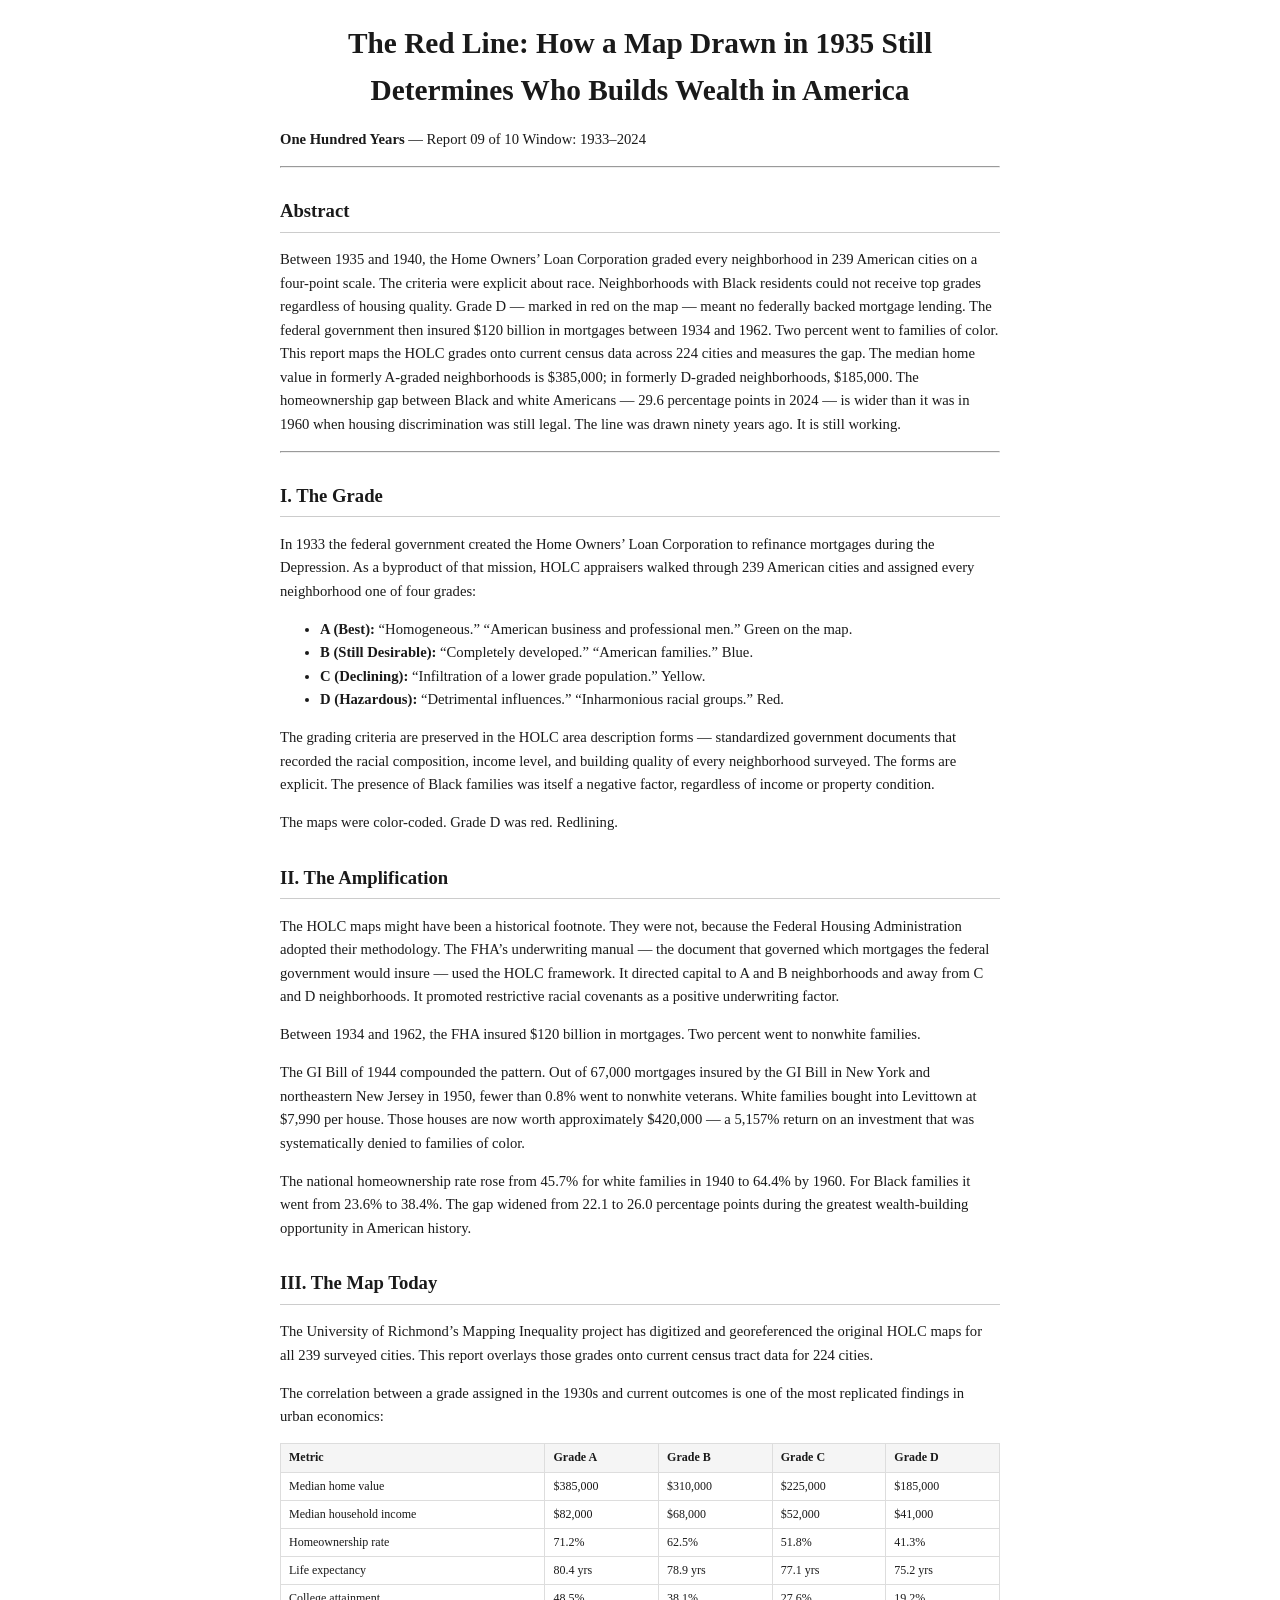
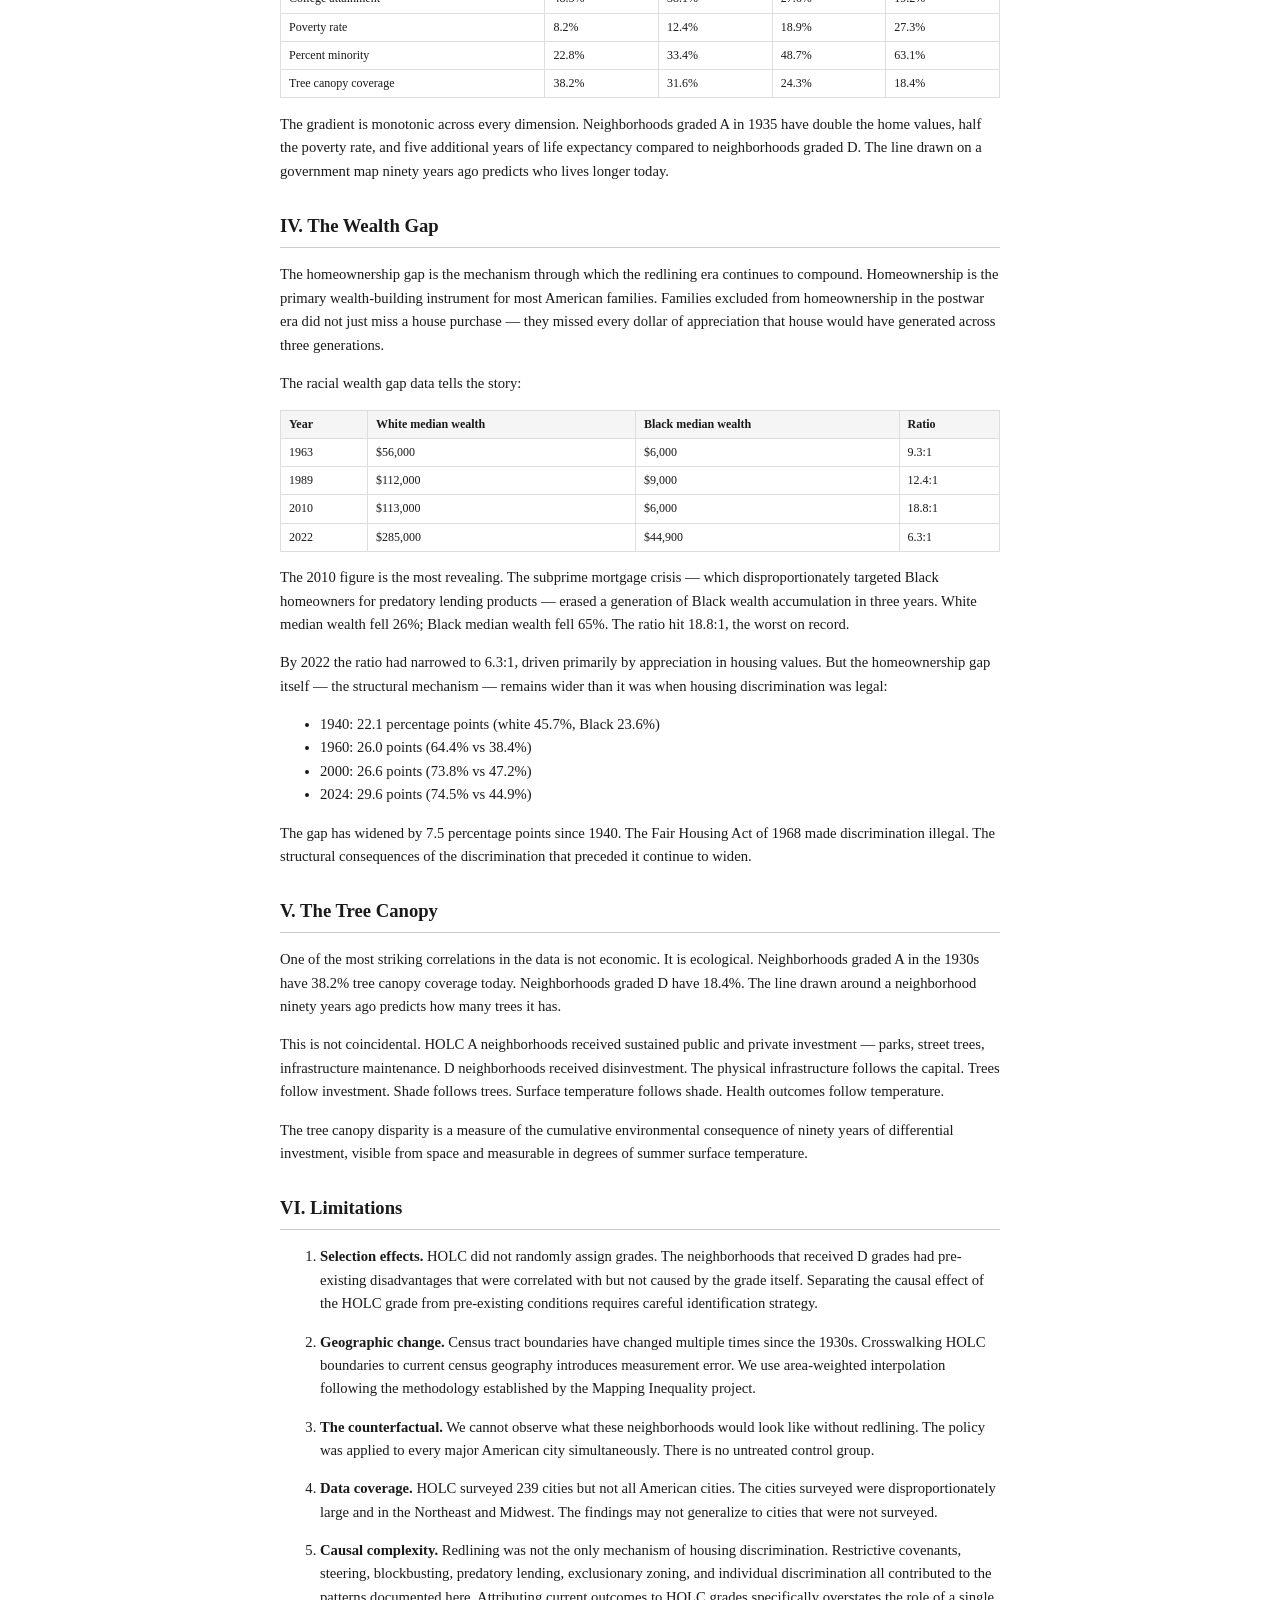
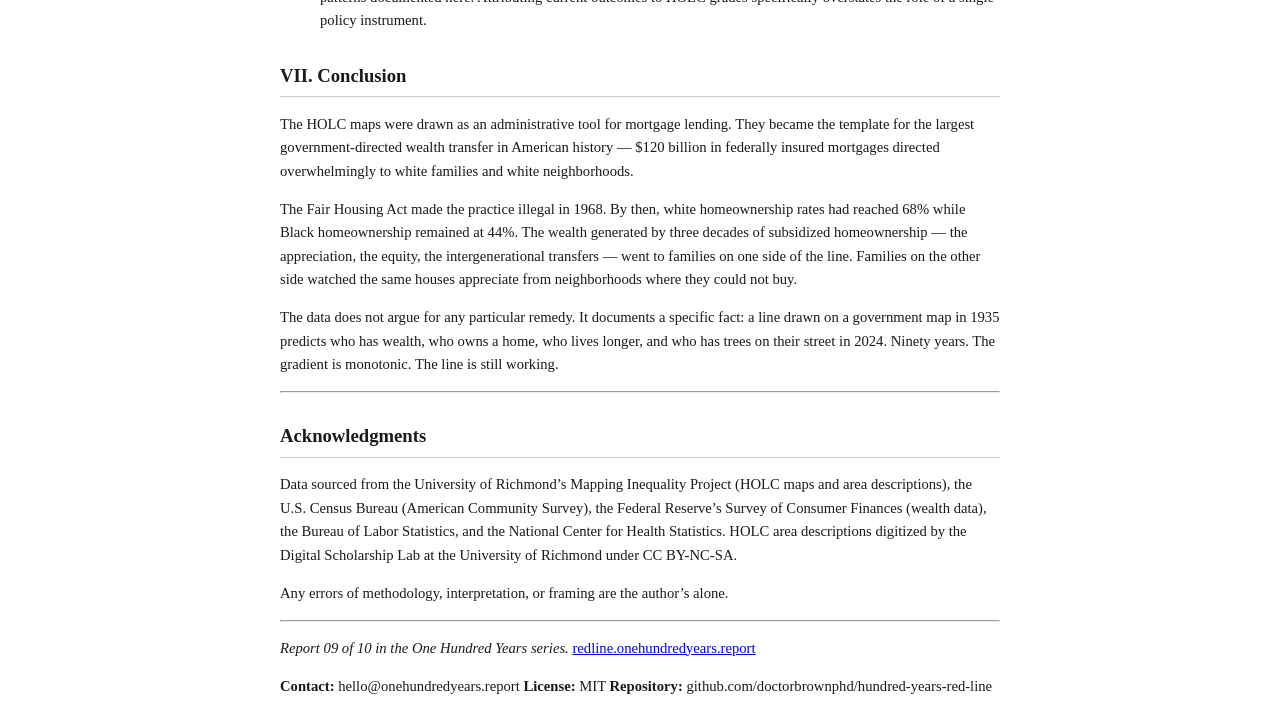
<file: writeup/red_line_paper.html>
<!DOCTYPE html>
<html xmlns="http://www.w3.org/1999/xhtml">
<head>
  <meta charset="utf-8" />
  <meta name="generator" content="pandoc" />
  <meta name="viewport" content="width=device-width, initial-scale=1.0, user-scalable=yes" />
  <title>draft</title>
  <style>

span.smallcaps{font-variant: small-caps;}
div.columns{display: flex; gap: min(4vw, 1.5em);}
div.column{flex: auto; overflow-x: auto;}
div.hanging-indent{margin-left: 1.5em; text-indent: -1.5em;}

ul.task-list[class]{list-style: none;}
ul.task-list li input[type="checkbox"] {
font-size: inherit;
width: 0.8em;
margin: 0 0.8em 0.2em -1.6em;
vertical-align: middle;
}
.display.math{display: block; text-align: center; margin: 0.5rem auto;}
</style>
  <style type="text/css">
@page {
size: letter;
margin: 1in;
}
body {
font-family: 'Georgia', 'Times New Roman', serif;
font-size: 11pt;
line-height: 1.6;
color: #1a1a1a;
max-width: 7.5in;
margin: 0 auto;
}
h1 {
font-size: 22pt;
text-align: center;
margin-bottom: 0.5em;
border-bottom: none;
}
h2 {
font-size: 14pt;
margin-top: 1.5em;
border-bottom: 1px solid #ccc;
padding-bottom: 0.3em;
}
h3 {
font-size: 12pt;
margin-top: 1.2em;
}
blockquote {
border-left: 3px solid #999;
padding-left: 1em;
margin-left: 0;
color: #444;
font-style: italic;
}
table {
border-collapse: collapse;
width: 100%;
font-size: 9pt;
margin: 1em 0;
}
th, td {
border: 1px solid #ddd;
padding: 4px 8px;
text-align: left;
}
th {
background: #f5f5f5;
font-weight: bold;
}
code {
font-size: 9pt;
background: #f5f5f5;
padding: 1px 4px;
border-radius: 2px;
}
</style>
</head>
<body>
<h1 id="the-red-line-how-a-map-drawn-in-1935-still-determines-who-builds-wealth-in-america">The
Red Line: How a Map Drawn in 1935 Still Determines Who Builds Wealth in
America</h1>
<p><strong>One Hundred Years</strong> — Report 09 of 10 Window:
1933–2024</p>
<hr />
<h2 id="abstract">Abstract</h2>
<p>Between 1935 and 1940, the Home Owners’ Loan Corporation graded every
neighborhood in 239 American cities on a four-point scale. The criteria
were explicit about race. Neighborhoods with Black residents could not
receive top grades regardless of housing quality. Grade D — marked in
red on the map — meant no federally backed mortgage lending. The federal
government then insured $120 billion in mortgages between 1934 and 1962.
Two percent went to families of color. This report maps the HOLC grades
onto current census data across 224 cities and measures the gap. The
median home value in formerly A-graded neighborhoods is $385,000; in
formerly D-graded neighborhoods, $185,000. The homeownership gap between
Black and white Americans — 29.6 percentage points in 2024 — is wider
than it was in 1960 when housing discrimination was still legal. The
line was drawn ninety years ago. It is still working.</p>
<hr />
<h2 id="i.-the-grade">I. The Grade</h2>
<p>In 1933 the federal government created the Home Owners’ Loan
Corporation to refinance mortgages during the Depression. As a byproduct
of that mission, HOLC appraisers walked through 239 American cities and
assigned every neighborhood one of four grades:</p>
<ul>
<li><strong>A (Best):</strong> “Homogeneous.” “American business and
professional men.” Green on the map.</li>
<li><strong>B (Still Desirable):</strong> “Completely developed.”
“American families.” Blue.</li>
<li><strong>C (Declining):</strong> “Infiltration of a lower grade
population.” Yellow.</li>
<li><strong>D (Hazardous):</strong> “Detrimental influences.”
“Inharmonious racial groups.” Red.</li>
</ul>
<p>The grading criteria are preserved in the HOLC area description forms
— standardized government documents that recorded the racial
composition, income level, and building quality of every neighborhood
surveyed. The forms are explicit. The presence of Black families was
itself a negative factor, regardless of income or property
condition.</p>
<p>The maps were color-coded. Grade D was red. Redlining.</p>
<h2 id="ii.-the-amplification">II. The Amplification</h2>
<p>The HOLC maps might have been a historical footnote. They were not,
because the Federal Housing Administration adopted their methodology.
The FHA’s underwriting manual — the document that governed which
mortgages the federal government would insure — used the HOLC framework.
It directed capital to A and B neighborhoods and away from C and D
neighborhoods. It promoted restrictive racial covenants as a positive
underwriting factor.</p>
<p>Between 1934 and 1962, the FHA insured $120 billion in mortgages. Two
percent went to nonwhite families.</p>
<p>The GI Bill of 1944 compounded the pattern. Out of 67,000 mortgages
insured by the GI Bill in New York and northeastern New Jersey in 1950,
fewer than 0.8% went to nonwhite veterans. White families bought into
Levittown at $7,990 per house. Those houses are now worth approximately
$420,000 — a 5,157% return on an investment that was systematically
denied to families of color.</p>
<p>The national homeownership rate rose from 45.7% for white families in
1940 to 64.4% by 1960. For Black families it went from 23.6% to 38.4%.
The gap widened from 22.1 to 26.0 percentage points during the greatest
wealth-building opportunity in American history.</p>
<h2 id="iii.-the-map-today">III. The Map Today</h2>
<p>The University of Richmond’s Mapping Inequality project has digitized
and georeferenced the original HOLC maps for all 239 surveyed cities.
This report overlays those grades onto current census tract data for 224
cities.</p>
<p>The correlation between a grade assigned in the 1930s and current
outcomes is one of the most replicated findings in urban economics:</p>
<table>
<thead>
<tr>
<th>Metric</th>
<th>Grade A</th>
<th>Grade B</th>
<th>Grade C</th>
<th>Grade D</th>
</tr>
</thead>
<tbody>
<tr>
<td>Median home value</td>
<td>$385,000</td>
<td>$310,000</td>
<td>$225,000</td>
<td>$185,000</td>
</tr>
<tr>
<td>Median household income</td>
<td>$82,000</td>
<td>$68,000</td>
<td>$52,000</td>
<td>$41,000</td>
</tr>
<tr>
<td>Homeownership rate</td>
<td>71.2%</td>
<td>62.5%</td>
<td>51.8%</td>
<td>41.3%</td>
</tr>
<tr>
<td>Life expectancy</td>
<td>80.4 yrs</td>
<td>78.9 yrs</td>
<td>77.1 yrs</td>
<td>75.2 yrs</td>
</tr>
<tr>
<td>College attainment</td>
<td>48.5%</td>
<td>38.1%</td>
<td>27.6%</td>
<td>19.2%</td>
</tr>
<tr>
<td>Poverty rate</td>
<td>8.2%</td>
<td>12.4%</td>
<td>18.9%</td>
<td>27.3%</td>
</tr>
<tr>
<td>Percent minority</td>
<td>22.8%</td>
<td>33.4%</td>
<td>48.7%</td>
<td>63.1%</td>
</tr>
<tr>
<td>Tree canopy coverage</td>
<td>38.2%</td>
<td>31.6%</td>
<td>24.3%</td>
<td>18.4%</td>
</tr>
</tbody>
</table>
<p>The gradient is monotonic across every dimension. Neighborhoods
graded A in 1935 have double the home values, half the poverty rate, and
five additional years of life expectancy compared to neighborhoods
graded D. The line drawn on a government map ninety years ago predicts
who lives longer today.</p>
<h2 id="iv.-the-wealth-gap">IV. The Wealth Gap</h2>
<p>The homeownership gap is the mechanism through which the redlining
era continues to compound. Homeownership is the primary wealth-building
instrument for most American families. Families excluded from
homeownership in the postwar era did not just miss a house purchase —
they missed every dollar of appreciation that house would have generated
across three generations.</p>
<p>The racial wealth gap data tells the story:</p>
<table>
<thead>
<tr>
<th>Year</th>
<th>White median wealth</th>
<th>Black median wealth</th>
<th>Ratio</th>
</tr>
</thead>
<tbody>
<tr>
<td>1963</td>
<td>$56,000</td>
<td>$6,000</td>
<td>9.3:1</td>
</tr>
<tr>
<td>1989</td>
<td>$112,000</td>
<td>$9,000</td>
<td>12.4:1</td>
</tr>
<tr>
<td>2010</td>
<td>$113,000</td>
<td>$6,000</td>
<td>18.8:1</td>
</tr>
<tr>
<td>2022</td>
<td>$285,000</td>
<td>$44,900</td>
<td>6.3:1</td>
</tr>
</tbody>
</table>
<p>The 2010 figure is the most revealing. The subprime mortgage crisis —
which disproportionately targeted Black homeowners for predatory lending
products — erased a generation of Black wealth accumulation in three
years. White median wealth fell 26%; Black median wealth fell 65%. The
ratio hit 18.8:1, the worst on record.</p>
<p>By 2022 the ratio had narrowed to 6.3:1, driven primarily by
appreciation in housing values. But the homeownership gap itself — the
structural mechanism — remains wider than it was when housing
discrimination was legal:</p>
<ul>
<li>1940: 22.1 percentage points (white 45.7%, Black 23.6%)</li>
<li>1960: 26.0 points (64.4% vs 38.4%)</li>
<li>2000: 26.6 points (73.8% vs 47.2%)</li>
<li>2024: 29.6 points (74.5% vs 44.9%)</li>
</ul>
<p>The gap has widened by 7.5 percentage points since 1940. The Fair
Housing Act of 1968 made discrimination illegal. The structural
consequences of the discrimination that preceded it continue to
widen.</p>
<h2 id="v.-the-tree-canopy">V. The Tree Canopy</h2>
<p>One of the most striking correlations in the data is not economic. It
is ecological. Neighborhoods graded A in the 1930s have 38.2% tree
canopy coverage today. Neighborhoods graded D have 18.4%. The line drawn
around a neighborhood ninety years ago predicts how many trees it
has.</p>
<p>This is not coincidental. HOLC A neighborhoods received sustained
public and private investment — parks, street trees, infrastructure
maintenance. D neighborhoods received disinvestment. The physical
infrastructure follows the capital. Trees follow investment. Shade
follows trees. Surface temperature follows shade. Health outcomes follow
temperature.</p>
<p>The tree canopy disparity is a measure of the cumulative
environmental consequence of ninety years of differential investment,
visible from space and measurable in degrees of summer surface
temperature.</p>
<h2 id="vi.-limitations">VI. Limitations</h2>
<ol type="1">
<li><p><strong>Selection effects.</strong> HOLC did not randomly assign
grades. The neighborhoods that received D grades had pre-existing
disadvantages that were correlated with but not caused by the grade
itself. Separating the causal effect of the HOLC grade from pre-existing
conditions requires careful identification strategy.</p></li>
<li><p><strong>Geographic change.</strong> Census tract boundaries have
changed multiple times since the 1930s. Crosswalking HOLC boundaries to
current census geography introduces measurement error. We use
area-weighted interpolation following the methodology established by the
Mapping Inequality project.</p></li>
<li><p><strong>The counterfactual.</strong> We cannot observe what these
neighborhoods would look like without redlining. The policy was applied
to every major American city simultaneously. There is no untreated
control group.</p></li>
<li><p><strong>Data coverage.</strong> HOLC surveyed 239 cities but not
all American cities. The cities surveyed were disproportionately large
and in the Northeast and Midwest. The findings may not generalize to
cities that were not surveyed.</p></li>
<li><p><strong>Causal complexity.</strong> Redlining was not the only
mechanism of housing discrimination. Restrictive covenants, steering,
blockbusting, predatory lending, exclusionary zoning, and individual
discrimination all contributed to the patterns documented here.
Attributing current outcomes to HOLC grades specifically overstates the
role of a single policy instrument.</p></li>
</ol>
<h2 id="vii.-conclusion">VII. Conclusion</h2>
<p>The HOLC maps were drawn as an administrative tool for mortgage
lending. They became the template for the largest government-directed
wealth transfer in American history — $120 billion in federally insured
mortgages directed overwhelmingly to white families and white
neighborhoods.</p>
<p>The Fair Housing Act made the practice illegal in 1968. By then,
white homeownership rates had reached 68% while Black homeownership
remained at 44%. The wealth generated by three decades of subsidized
homeownership — the appreciation, the equity, the intergenerational
transfers — went to families on one side of the line. Families on the
other side watched the same houses appreciate from neighborhoods where
they could not buy.</p>
<p>The data does not argue for any particular remedy. It documents a
specific fact: a line drawn on a government map in 1935 predicts who has
wealth, who owns a home, who lives longer, and who has trees on their
street in 2024. Ninety years. The gradient is monotonic. The line is
still working.</p>
<hr />
<h2 id="acknowledgments">Acknowledgments</h2>
<p>Data sourced from the University of Richmond’s Mapping Inequality
Project (HOLC maps and area descriptions), the U.S. Census Bureau
(American Community Survey), the Federal Reserve’s Survey of Consumer
Finances (wealth data), the Bureau of Labor Statistics, and the National
Center for Health Statistics. HOLC area descriptions digitized by the
Digital Scholarship Lab at the University of Richmond under CC
BY-NC-SA.</p>
<p>Any errors of methodology, interpretation, or framing are the
author’s alone.</p>
<hr />
<p><em>Report 09 of 10 in the One Hundred Years series.</em> <a href="https://redline.onehundredyears.report">redline.onehundredyears.report</a></p>
<p><strong>Contact:</strong> hello@onehundredyears.report
<strong>License:</strong> MIT <strong>Repository:</strong>
github.com/doctorbrownphd/hundred-years-red-line</p>
</body>
</html>
</file>
